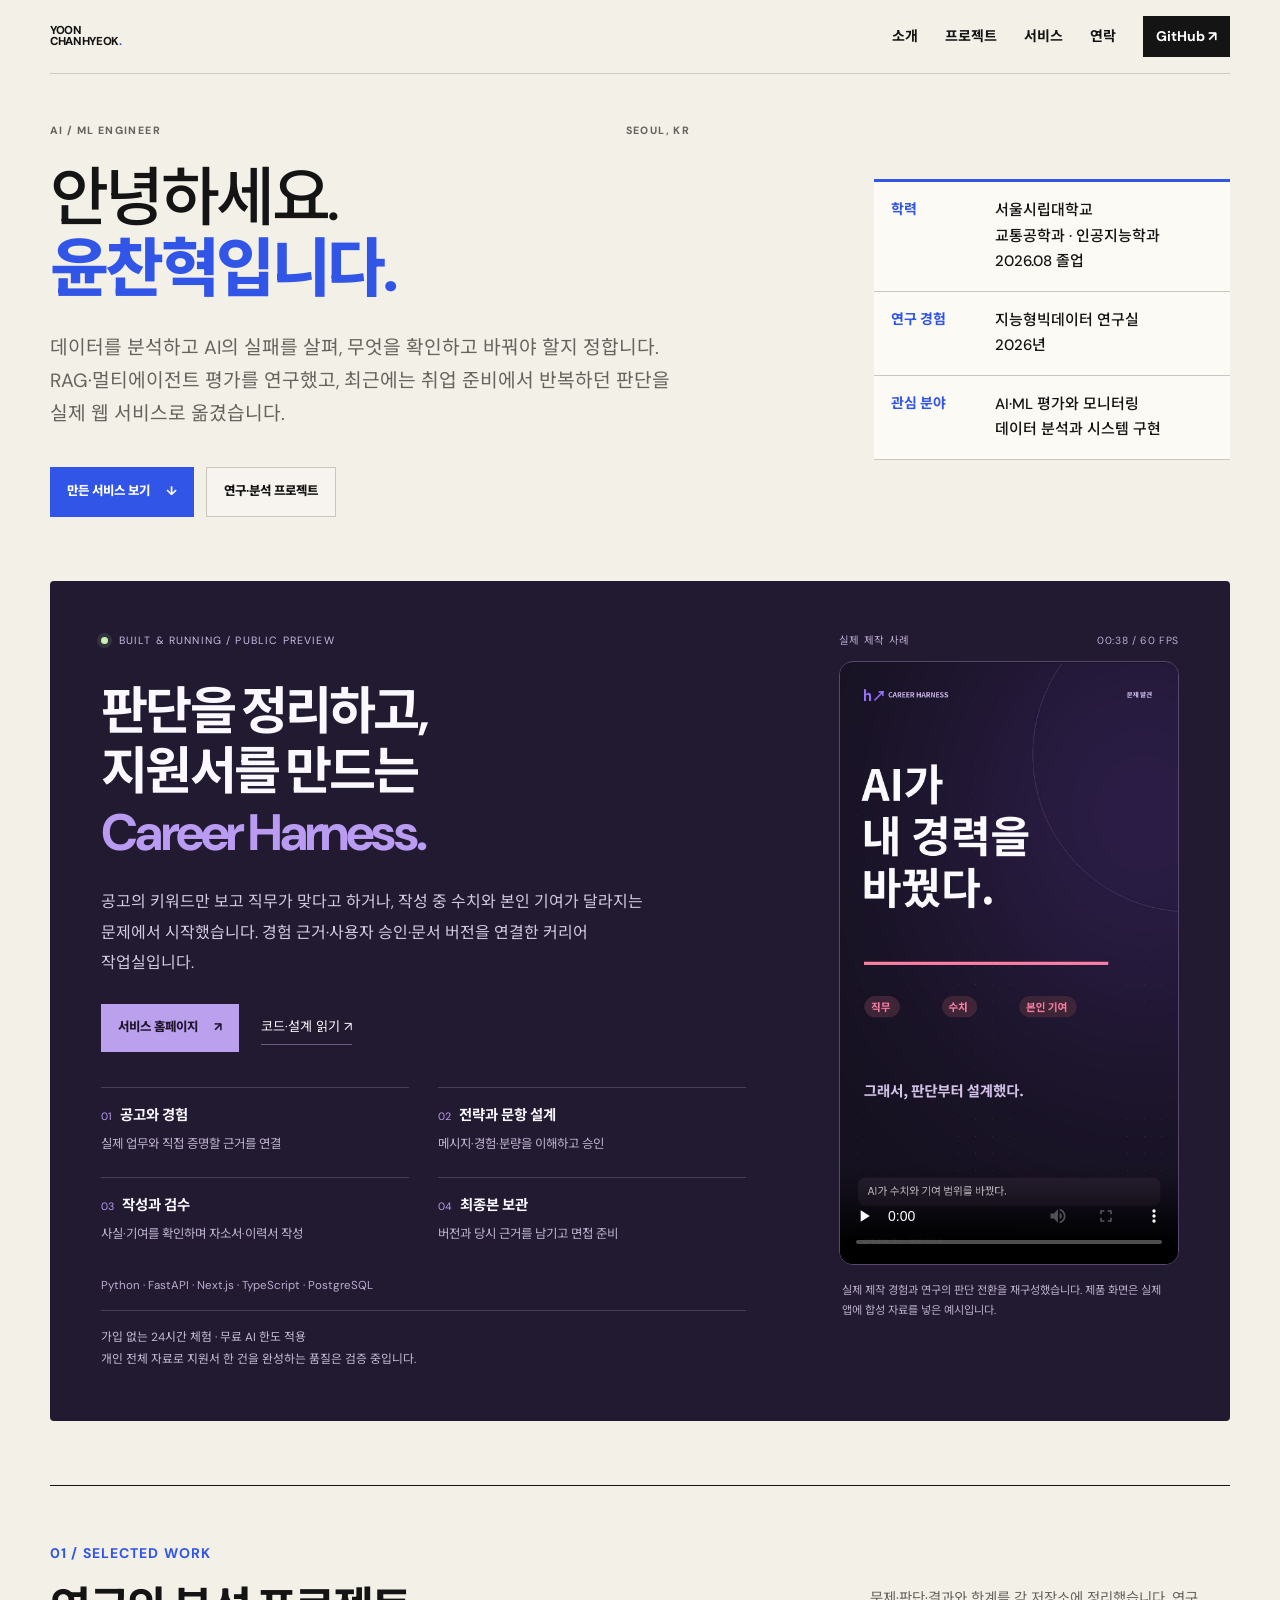
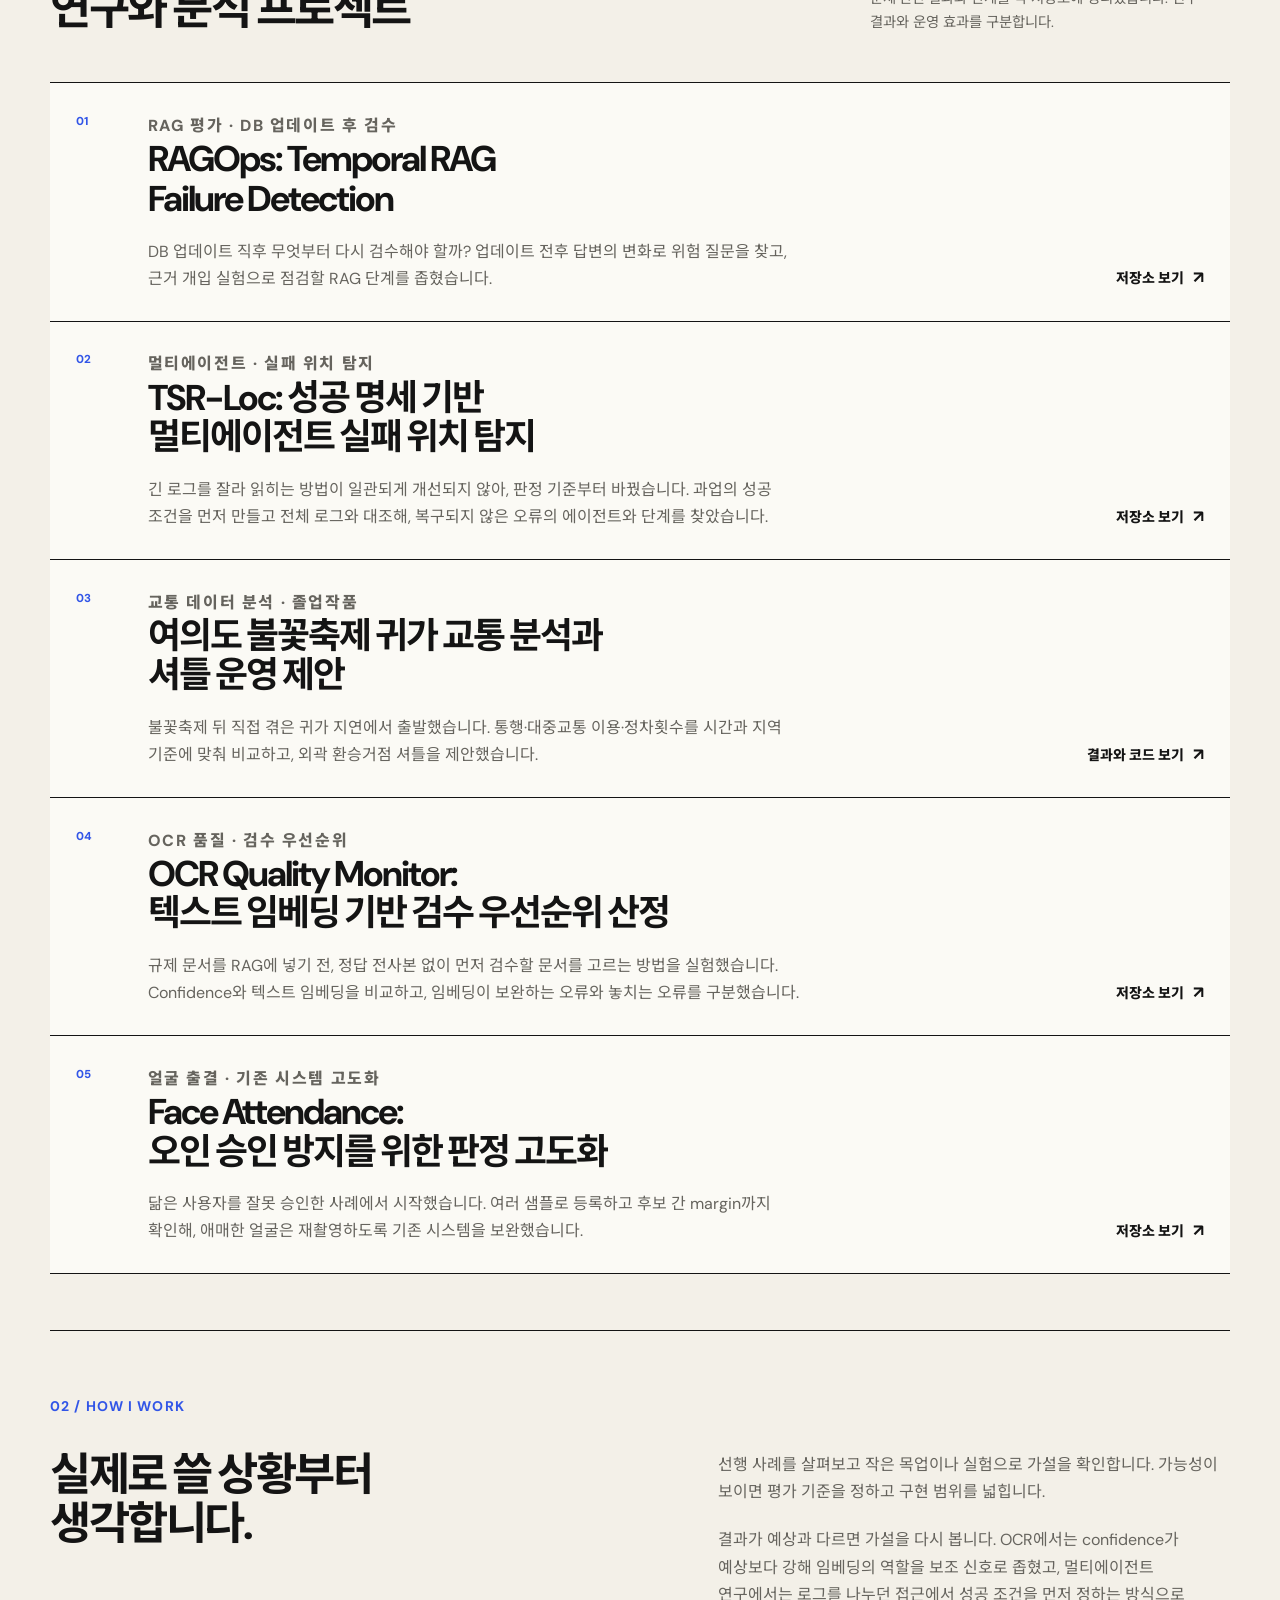
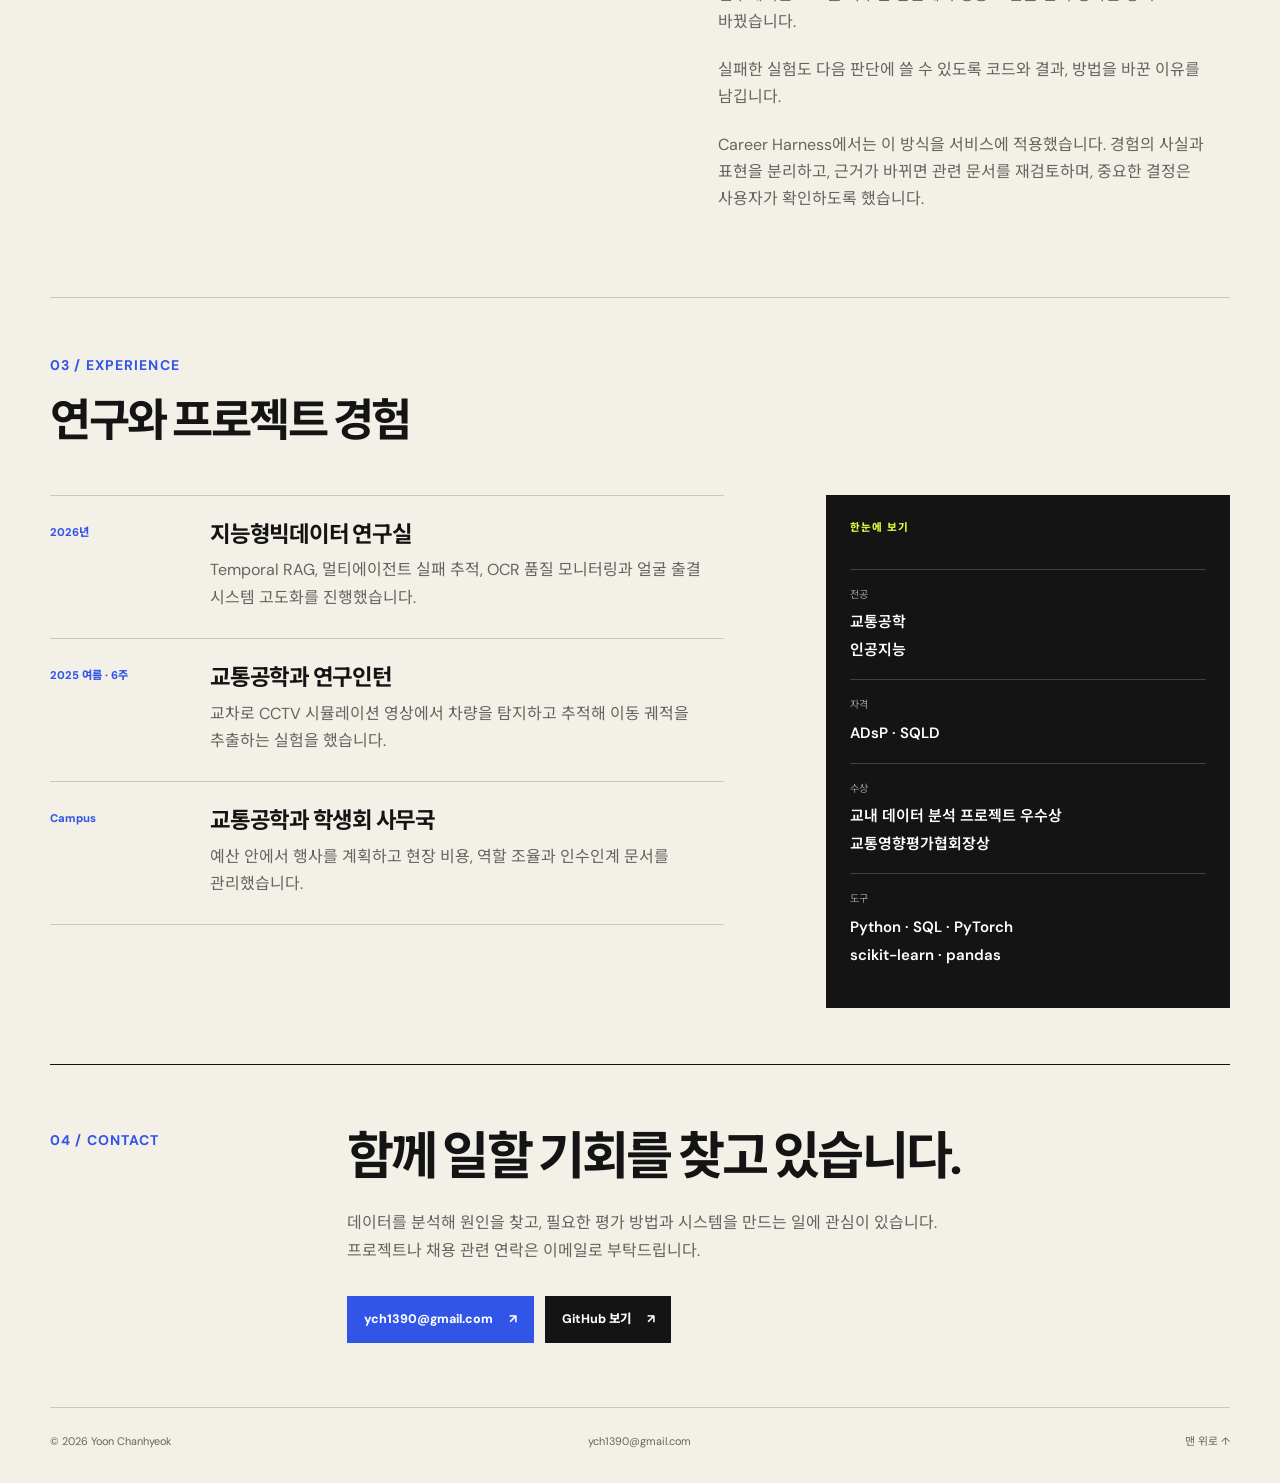
<file: index.html>
<!doctype html>
<html lang="ko">
<head>
  <meta charset="utf-8" />
  <meta name="viewport" content="width=device-width, initial-scale=1" />
  <meta name="description" content="AI 실패 평가와 데이터 분석에서 근거·승인 기반의 웹 서비스까지. 윤찬혁의 연구와 직접 만든 Career Harness를 살펴보세요." />
  <meta name="theme-color" content="#f3f0e8" />
  <meta property="og:title" content="윤찬혁 | AI/ML Engineer" />
  <meta property="og:description" content="Career Harness 공개 체험·실제 사례 영상과 RAG·멀티에이전트 평가, OCR·교통 분석 프로젝트." />
  <meta property="og:type" content="website" />
  <meta property="og:url" content="https://yoon-chan-hyeok.github.io/" />
  <meta property="og:image" content="https://yoon-chan-hyeok.github.io/og-v2.png" />
  <meta property="og:image:alt" content="윤찬혁 AI/ML Engineer 포트폴리오" />
  <meta property="og:locale" content="ko_KR" />
  <meta name="twitter:card" content="summary_large_image" />
  <title>윤찬혁 | AI/ML Engineer</title>
  <link rel="canonical" href="https://yoon-chan-hyeok.github.io/" />
  <link rel="icon" href="favicon.svg" type="image/svg+xml" />
  <link rel="preconnect" href="https://fonts.googleapis.com" />
  <link rel="preconnect" href="https://fonts.gstatic.com" crossorigin />
  <link href="https://fonts.googleapis.com/css2?family=DM+Sans:wght@400;500;600;700&family=Noto+Sans+KR:wght@400;500;600;700;800&display=swap" rel="stylesheet" />
  <link rel="stylesheet" href="styles.css?v=20261020-1" />
</head>
<body>
  <a class="skip-link" href="#main">본문으로 바로가기</a>

  <header class="site-header">
    <a class="brand" href="#top" aria-label="처음으로">YOON<br />CHANHYEOK<span>.</span></a>
    <nav aria-label="주요 메뉴">
      <a href="#about">소개</a>
      <a href="#work">프로젝트</a>
      <a href="#career-harness">서비스</a>
      <a href="#contact">연락</a>
      <a class="nav-github" href="https://github.com/yoon-chan-hyeok" target="_blank" rel="noreferrer">GitHub ↗</a>
    </nav>
  </header>

  <main id="main">
    <section class="hero" id="top">
      <div class="hero-main">
        <p class="kicker"><span>AI / ML ENGINEER</span><span>SEOUL, KR</span></p>
        <h1><span>안녕하세요.</span><strong>윤찬혁입니다.</strong></h1>
        <p class="hero-lead">데이터를 분석하고 AI의 실패를 살펴, 무엇을 확인하고 바꿔야 할지 정합니다. RAG·멀티에이전트 평가를 연구했고, 최근에는 취업 준비에서 반복하던 판단을 실제 웹 서비스로 옮겼습니다.</p>
        <div class="hero-actions">
          <a class="button button-primary" href="#career-harness">만든 서비스 보기 <span>↓</span></a>
          <a class="button button-quiet" href="#work">연구·분석 프로젝트</a>
        </div>
      </div>

      <aside class="identity-card" aria-label="윤찬혁 요약">
        <dl>
          <div>
            <dt>학력</dt>
            <dd>서울시립대학교<br />교통공학과 · 인공지능학과<br />2026.08 졸업</dd>
          </div>
          <div>
            <dt>연구 경험</dt>
            <dd>지능형빅데이터 연구실<br />2026년</dd>
          </div>
          <div>
            <dt>관심 분야</dt>
            <dd>AI·ML 평가와 모니터링<br />데이터 분석과 시스템 구현</dd>
          </div>
        </dl>
      </aside>
    </section>

    <section class="featured-service" id="career-harness" aria-labelledby="service-title">
      <div class="service-copy">
        <p class="service-eyebrow"><span class="live-dot" aria-hidden="true"></span> BUILT &amp; RUNNING / PUBLIC PREVIEW</p>
        <h2 id="service-title">판단을 정리하고,<br />지원서를 만드는<br /><em>Career Harness.</em></h2>
        <p class="service-intro">공고의 키워드만 보고 직무가 맞다고 하거나, 작성 중 수치와 본인 기여가 달라지는 문제에서 시작했습니다. 경험 근거·사용자 승인·문서 버전을 연결한 커리어 작업실입니다.</p>
        <div class="service-actions">
          <a class="button service-button" href="https://career-harness-web.vercel.app/" target="_blank" rel="noopener noreferrer">서비스 홈페이지 <span>↗</span></a>
          <a class="service-source" href="https://github.com/yoon-chan-hyeok/career-harness" target="_blank" rel="noopener noreferrer">코드·설계 읽기 ↗</a>
        </div>
        <ol class="service-flow" aria-label="지원서 준비 흐름">
          <li><span>01</span><strong>공고와 경험</strong><p>실제 업무와 직접 증명할 근거를 연결</p></li>
          <li><span>02</span><strong>전략과 문항 설계</strong><p>메시지·경험·분량을 이해하고 승인</p></li>
          <li><span>03</span><strong>작성과 검수</strong><p>사실·기여를 확인하며 자소서·이력서 작성</p></li>
          <li><span>04</span><strong>최종본 보관</strong><p>버전과 당시 근거를 남기고 면접 준비</p></li>
        </ol>
        <p class="service-stack">Python · FastAPI · Next.js · TypeScript · PostgreSQL</p>
        <p class="service-boundary">가입 없는 24시간 체험 · 무료 AI 한도 적용<br />개인 전체 자료로 지원서 한 건을 완성하는 품질은 검증 중입니다.</p>
      </div>
      <figure class="service-film">
        <div class="film-label"><span>실제 제작 사례</span><span>00:38 / 60 FPS</span></div>
        <video controls playsinline preload="none" poster="assets/career-harness-poster.jpg" aria-label="직무 해석 오판과 경험 범위 변경 문제를 어떻게 Career Harness로 바꿨는지 보여 주는 38초 소개 영상">
          <source src="assets/career-harness-film.mp4" type="video/mp4" />
          <track kind="captions" src="assets/career-harness-film.vtt" srclang="ko" label="한국어" default />
          <p><a href="assets/career-harness-film.mp4">38초 소개 영상 내려받기</a></p>
        </video>
        <figcaption>실제 제작 경험과 연구의 판단 전환을 재구성했습니다. 제품 화면은 실제 앱에 합성 자료를 넣은 예시입니다.</figcaption>
      </figure>
    </section>

    <section class="work" id="work" data-reveal>
      <div class="section-heading work-heading">
        <p class="section-index">01 / SELECTED WORK</p>
        <h2>연구와 분석 프로젝트</h2>
        <p>문제·판단·결과와 한계를 각 저장소에 정리했습니다. 연구 결과와 운영 효과를 구분합니다.</p>
      </div>

      <div class="project-list">
        <article class="project project-rag">
          <div class="project-number">01</div>
          <div class="project-body">
            <p class="project-type">RAG 평가 · DB 업데이트 후 검수</p>
            <h3>RAGOps: Temporal RAG<br />Failure Detection</h3>
            <p>DB 업데이트 직후 무엇부터 다시 검수해야 할까? 업데이트 전후 답변의 변화로 위험 질문을 찾고, 근거 개입 실험으로 점검할 RAG 단계를 좁혔습니다.</p>
          </div>
          <a class="project-link" href="https://github.com/yoon-chan-hyeok/temporal-rag-drift" target="_blank" rel="noreferrer" aria-label="RAGOps: Temporal RAG Failure Detection 저장소 보기">저장소 보기 <span>↗</span></a>
        </article>

        <article class="project project-mas">
          <div class="project-number">02</div>
          <div class="project-body">
            <p class="project-type">멀티에이전트 · 실패 위치 탐지</p>
            <h3>TSR-Loc: 성공 명세 기반<br />멀티에이전트 실패 위치 탐지</h3>
            <p>긴 로그를 잘라 읽히는 방법이 일관되게 개선되지 않아, 판정 기준부터 바꿨습니다. 과업의 성공 조건을 먼저 만들고 전체 로그와 대조해, 복구되지 않은 오류의 에이전트와 단계를 찾았습니다.</p>
          </div>
          <a class="project-link" href="https://github.com/yoon-chan-hyeok/multi-agent-failure-localization" target="_blank" rel="noreferrer" aria-label="TSR-Loc: 성공 명세 기반 멀티에이전트 실패 위치 탐지 저장소 보기">저장소 보기 <span>↗</span></a>
        </article>

        <article class="project project-traffic">
          <div class="project-number">03</div>
          <div class="project-body">
            <p class="project-type">교통 데이터 분석 · 졸업작품</p>
            <h3>여의도 불꽃축제 귀가 교통 분석과<br />셔틀 운영 제안</h3>
            <p>불꽃축제 뒤 직접 겪은 귀가 지연에서 출발했습니다. 통행·대중교통 이용·정차횟수를 시간과 지역 기준에 맞춰 비교하고, 외곽 환승거점 셔틀을 제안했습니다.</p>
          </div>
          <a class="project-link" href="https://github.com/yoon-chan-hyeok/yeouido-festival-mobility-analysis" target="_blank" rel="noreferrer" aria-label="여의도 불꽃축제 귀가 교통 분석과 셔틀 운영 제안 저장소 보기">결과와 코드 보기 <span>↗</span></a>
        </article>

        <article class="project project-ocr">
          <div class="project-number">04</div>
          <div class="project-body">
            <p class="project-type">OCR 품질 · 검수 우선순위</p>
            <h3>OCR Quality Monitor:<br />텍스트 임베딩 기반 검수 우선순위 산정</h3>
            <p>규제 문서를 RAG에 넣기 전, 정답 전사본 없이 먼저 검수할 문서를 고르는 방법을 실험했습니다. Confidence와 텍스트 임베딩을 비교하고, 임베딩이 보완하는 오류와 놓치는 오류를 구분했습니다.</p>
          </div>
          <a class="project-link" href="https://github.com/yoon-chan-hyeok/ocr-quality-monitoring" target="_blank" rel="noreferrer" aria-label="OCR Quality Monitor: 텍스트 임베딩 기반 검수 우선순위 산정 저장소 보기">저장소 보기 <span>↗</span></a>
        </article>

        <article class="project project-face">
          <div class="project-number">05</div>
          <div class="project-body">
            <p class="project-type">얼굴 출결 · 기존 시스템 고도화</p>
            <h3>Face Attendance:<br />오인 승인 방지를 위한 판정 고도화</h3>
            <p>닮은 사용자를 잘못 승인한 사례에서 시작했습니다. 여러 샘플로 등록하고 후보 간 margin까지 확인해, 애매한 얼굴은 재촬영하도록 기존 시스템을 보완했습니다.</p>
          </div>
          <a class="project-link" href="https://github.com/yoon-chan-hyeok/face-attendance-system" target="_blank" rel="noreferrer" aria-label="Face Attendance: 오인 승인 방지를 위한 판정 고도화 저장소 보기">저장소 보기 <span>↗</span></a>
        </article>
      </div>
    </section>

    <section class="statement" id="about">
      <p class="section-index">02 / HOW I WORK</p>
      <div class="statement-grid">
        <h2>실제로 쓸 상황부터<br />생각합니다.</h2>
        <div class="statement-copy">
          <p>선행 사례를 살펴보고 작은 목업이나 실험으로 가설을 확인합니다. 가능성이 보이면 평가 기준을 정하고 구현 범위를 넓힙니다.</p>
          <p>결과가 예상과 다르면 가설을 다시 봅니다. OCR에서는 confidence가 예상보다 강해 임베딩의 역할을 보조 신호로 좁혔고, 멀티에이전트 연구에서는 로그를 나누던 접근에서 성공 조건을 먼저 정하는 방식으로 바꿨습니다.</p>
          <p>실패한 실험도 다음 판단에 쓸 수 있도록 코드와 결과, 방법을 바꾼 이유를 남깁니다.</p>
          <p>Career Harness에서는 이 방식을 서비스에 적용했습니다. 경험의 사실과 표현을 분리하고, 근거가 바뀌면 관련 문서를 재검토하며, 중요한 결정은 사용자가 확인하도록 했습니다.</p>
        </div>
      </div>
    </section>

    <section class="experience" id="experience" data-reveal>
      <div class="section-heading">
        <p class="section-index">03 / EXPERIENCE</p>
        <h2>연구와 프로젝트 경험</h2>
      </div>
      <div class="experience-layout">
        <div class="timeline">
          <article>
            <time>2026년</time>
            <div>
              <h3>지능형빅데이터 연구실</h3>
              <p>Temporal RAG, 멀티에이전트 실패 추적, OCR 품질 모니터링과 얼굴 출결 시스템 고도화를 진행했습니다.</p>
            </div>
          </article>
          <article>
            <time>2025 여름 · 6주</time>
            <div>
              <h3>교통공학과 연구인턴</h3>
              <p>교차로 CCTV 시뮬레이션 영상에서 차량을 탐지하고 추적해 이동 궤적을 추출하는 실험을 했습니다.</p>
            </div>
          </article>
          <article>
            <time>Campus</time>
            <div>
              <h3>교통공학과 학생회 사무국</h3>
              <p>예산 안에서 행사를 계획하고 현장 비용, 역할 조율과 인수인계 문서를 관리했습니다.</p>
            </div>
          </article>
        </div>

        <aside class="credentials">
          <p class="credentials-label">한눈에 보기</p>
          <div><span>전공</span><strong>교통공학<br />인공지능</strong></div>
          <div><span>자격</span><strong>ADsP · SQLD</strong></div>
          <div><span>수상</span><strong>교내 데이터 분석 프로젝트 우수상<br />교통영향평가협회장상</strong></div>
          <div><span>도구</span><strong>Python · SQL · PyTorch<br />scikit-learn · pandas</strong></div>
        </aside>
      </div>
    </section>

    <section class="closing" id="contact" data-reveal>
      <p class="section-index">04 / CONTACT</p>
      <div>
        <h2>함께 일할 기회를 찾고 있습니다.</h2>
        <p>데이터를 분석해 원인을 찾고, 필요한 평가 방법과 시스템을 만드는 일에 관심이 있습니다. 프로젝트나 채용 관련 연락은 이메일로 부탁드립니다.</p>
        <div class="contact-actions">
          <a class="button button-primary" href="mailto:ych1390@gmail.com">ych1390@gmail.com <span>↗</span></a>
          <a class="button button-dark" href="https://github.com/yoon-chan-hyeok" target="_blank" rel="noreferrer">GitHub 보기 <span>↗</span></a>
        </div>
      </div>
    </section>
  </main>

  <footer>
    <span>© <span id="year"></span> Yoon Chanhyeok</span>
    <a href="mailto:ych1390@gmail.com">ych1390@gmail.com</a>
    <a href="#top">맨 위로 ↑</a>
  </footer>
  <script src="script.js?v=20260816-3"></script>
</body>
</html>
</file>
<file: styles.css>
:root {
  --paper: #f3f0e8;
  --paper-light: #fbfaf5;
  --ink: #141414;
  --muted: #66645e;
  --line: #cbc7bd;
  --blue: #3155e7;
  --blue-dark: #203bb3;
  --lime: #d9ff43;
  --coral: #ff6b52;
  --max: 1180px;
}

* { box-sizing: border-box; }
html { scroll-behavior: smooth; scroll-padding-top: 5rem; }
body {
  margin: 0;
  color: var(--ink);
  background: var(--paper);
  font-family: "DM Sans", "Noto Sans KR", sans-serif;
  line-height: 1.7;
  word-break: keep-all;
  overflow-wrap: anywhere;
}
a { color: inherit; text-decoration: none; }
a:focus-visible { outline: 3px solid rgba(49, 85, 231, .35); outline-offset: 4px; }
::selection { color: var(--ink); background: var(--lime); }
.skip-link { position: fixed; top: -5rem; left: 1rem; z-index: 100; padding: .65rem 1rem; color: white; background: var(--blue); }
.skip-link:focus { top: 1rem; }

.site-header {
  position: sticky;
  top: 0;
  z-index: 20;
  display: flex;
  width: min(calc(100% - 2rem), var(--max));
  align-items: center;
  justify-content: space-between;
  margin: 0 auto;
  padding: 1rem 0;
  border-bottom: 1px solid rgba(203, 199, 189, .92);
  background: rgba(243, 240, 232, .9);
  backdrop-filter: blur(14px);
}
.brand { font-size: .72rem; font-weight: 800; line-height: .9; letter-spacing: -.03em; }
.brand span { color: var(--blue); }
nav { display: flex; align-items: center; gap: 1.7rem; font-size: .875rem; font-weight: 700; }
nav a { transition: color .18s; }
nav a:hover { color: var(--blue); }
.nav-github { padding: .55rem .8rem; color: white; background: var(--ink); }

main, footer { width: min(calc(100% - 2rem), var(--max)); margin: 0 auto; }
.section-index { margin: 0; color: var(--blue); font-size: .875rem; font-weight: 700; letter-spacing: .08em; }
h1, h2, h3 { margin-top: 0; line-height: 1.1; letter-spacing: -.055em; }

.hero {
  display: grid;
  min-height: 0;
  grid-template-columns: minmax(0, 1.6fr) minmax(260px, .75fr);
  gap: clamp(2rem, 5vw, 6rem);
  align-items: center;
  padding: 3rem 0;
}
.kicker { display: flex; max-width: 640px; justify-content: space-between; margin: 0 0 1.5rem; color: var(--muted); font-size: .66rem; font-weight: 800; letter-spacing: .13em; }
.hero h1 { max-width: 850px; margin-bottom: 1.7rem; font-size: clamp(2.8rem, 5vw, 4.4rem); font-weight: 600; word-break: keep-all; }
.hero h1 span, .hero h1 strong { display: block; }
.hero h1 span { font-weight: 500; }
.hero h1 strong { position: relative; width: fit-content; color: var(--blue); font-weight: 800; }

.hero-lead { max-width: 650px; margin: 0; color: var(--muted); font-size: clamp(1rem, 1.65vw, 1.2rem); word-break: keep-all; }
.hero-actions { display: flex; flex-wrap: wrap; gap: .8rem; margin-top: 2.3rem; }
.button { display: inline-flex; align-items: center; gap: 1rem; padding: .83rem 1.05rem; font-size: .78rem; font-weight: 800; transition: transform .18s, background .18s; }
.button:hover { transform: translateY(-2px); }
.button-primary { color: white; background: var(--blue); }
.button-primary:hover { background: var(--blue-dark); }
.button-quiet { border: 1px solid var(--line); background: rgba(255, 255, 255, .28); }
.button-dark { color: white; background: var(--ink); }

.identity-card { align-self: center; border-top: 3px solid var(--blue); border-bottom: 1px solid var(--line); background: var(--paper-light); }
.identity-card dl { margin: 0; }
.identity-card dl > div { display: grid; grid-template-columns: 5.5rem 1fr; gap: 1rem; padding: 1rem 1.1rem; border-top: 1px solid var(--line); }
.identity-card dl > div:first-child { border-top: 0; }
.identity-card dt { color: var(--blue); font-size: .875rem; font-weight: 700; letter-spacing: 0; text-transform: uppercase; }
.identity-card dd { margin: 0; font-size: .9375rem; font-weight: 500; line-height: 1.7; }

.statement { padding: 4rem 0; border-top: 1px solid var(--ink); }
.statement-grid { display: grid; grid-template-columns: 1.05fr .95fr; gap: clamp(3rem, 8vw, 8rem); margin-top: 2rem; }
.statement h2 { margin: 0; font-size: clamp(2rem, 3.5vw, 3rem); font-weight: 700; word-break: keep-all; }
.statement-copy { max-width: 560px; color: var(--muted); font-size: 1rem; }
.statement-copy p { margin: 0 0 1.3rem; }
.statement-note { padding: 1.1rem 1.25rem; color: var(--ink); border-left: 4px solid var(--lime); background: var(--paper-light); font-weight: 600; }

.section-heading { display: grid; grid-template-columns: 1fr 1fr; align-items: end; margin-bottom: 3rem; }
.section-heading .section-index { grid-column: 1 / -1; margin-bottom: 1.2rem; }
.section-heading h2 { margin: 0; font-size: clamp(2rem, 3.5vw, 3rem); }
.section-heading > p:last-child { max-width: 360px; justify-self: end; margin: 0; color: var(--muted); font-size: .9rem; }
.work { padding: 3.5rem 0; border-top: 1px solid var(--ink); }
.work-heading h2 { max-width: 740px; }
.project-list { border-top: 1px solid var(--ink); }
.project-group-label { margin: 0; padding: .8rem 1.6rem; color: white; background: var(--ink); font-size: .66rem; font-weight: 800; letter-spacing: .12em; }
.project-group-secondary { color: var(--ink); border: 1px solid var(--ink); border-top: 0; background: var(--lime); }
.project { position: relative; display: grid; grid-template-columns: 2.5rem minmax(0, 1fr) 10rem; gap: 2rem; min-height: 0; padding: 1.8rem 1.6rem; border-bottom: 1px solid var(--ink); overflow: hidden; background: var(--paper-light); transition: color .22s, background .22s; }

.project:hover { color: white; background: var(--blue); }
.project:hover::after { border-color: rgba(255,255,255,.35); transform: scale(1.25); }
.project:hover .project-type, .project:hover .project-body > p, .project:hover .project-number { color: rgba(255,255,255,.76); }
.project:hover .project-proof li { color: var(--ink); background: var(--lime); }
.project-number { color: var(--blue); font-size: .72rem; font-weight: 800; }
.project-body { position: relative; z-index: 1; max-width: 700px; }
.project-type { margin: 0 0 .8rem; color: var(--muted); font-size: .875rem; font-weight: 800; letter-spacing: .1em; }
.project h3 { margin-bottom: 1.2rem; font-size: clamp(1.75rem, 2.8vw, 2.5rem); }
.project-body > p { max-width: 660px; margin: 0; color: var(--muted); font-size: 1rem; }
.project-proof { display: flex; flex-wrap: wrap; gap: .45rem; margin: 1.5rem 0 0; padding: 0; list-style: none; }
.project-proof li { padding: .35rem .55rem; color: var(--blue-dark); background: #e4e8ff; font-size: .875rem; font-weight: 700; }
.project-link { position: relative; z-index: 1; align-self: end; justify-self: end; font-size: .875rem; font-weight: 800; }
.project-link span { display: inline-block; margin-left: .4rem; font-size: 1.05rem; transition: transform .18s; }
.project-link:hover span { transform: translate(3px, -3px); }

.experience { padding: 3.5rem 0; border-top: 1px solid var(--line); }
.experience-layout { display: grid; grid-template-columns: 1.25fr .75fr; gap: clamp(3rem, 8vw, 8rem); }
.timeline article { display: grid; grid-template-columns: 8.5rem 1fr; gap: 1.5rem; padding: 1.7rem 0; border-top: 1px solid var(--line); }
.timeline article:last-child { border-bottom: 1px solid var(--line); }
.timeline time { color: var(--blue); font-size: .7rem; font-weight: 800; }
.timeline h3 { margin-bottom: .55rem; font-size: 1.4rem; }
.timeline p { margin: 0; color: var(--muted); font-size: 1rem; }
.credentials { align-self: start; padding: 1.5rem; color: white; background: var(--ink); }
.credentials-label { margin: 0 0 2rem; color: var(--lime); font-size: .66rem; font-weight: 800; letter-spacing: .12em; }
.credentials > div { padding: 1rem 0; border-top: 1px solid #3f3f3f; }
.credentials span { display: block; margin-bottom: .35rem; color: #9f9f9f; font-size: .63rem; text-transform: uppercase; }
.credentials strong { font-size: .9375rem; font-weight: 600; }

.closing { display: grid; grid-template-columns: .3fr 1fr; gap: 2rem; padding: 4rem 0; border-top: 1px solid var(--ink); }
.closing h2 { max-width: 900px; margin-bottom: 1.5rem; font-size: clamp(2rem, 4vw, 3.4rem); }
.closing > div > p { max-width: 620px; margin: 0 0 2rem; color: var(--muted); }
.contact-actions { display: flex; flex-wrap: wrap; gap: .7rem; }

footer { display: grid; grid-template-columns: 1fr 1fr 1fr; padding: 1.5rem 0 2rem; border-top: 1px solid var(--line); color: var(--muted); font-size: .68rem; }
footer span:nth-child(2) { justify-self: center; }
footer a { justify-self: end; }
footer > a:first-of-type { justify-self: center; }
footer a:hover { color: var(--blue); }


@media (max-width: 900px) {
  .hero { min-height: auto; grid-template-columns: 1fr; padding-top: 4.5rem; }
  .identity-card { min-height: auto; }
  .identity-visual { min-height: 280px; }
  .statement-grid, .experience-layout { grid-template-columns: 1fr; }
  .method-list { grid-template-columns: repeat(2, 1fr); }
  .method-list li:nth-child(2) { border-right: 0; }
  .method-list li:nth-child(-n+2) { border-bottom: 1px solid var(--line); }
  .project { grid-template-columns: 3.5rem minmax(0, 1fr); }
  .project-link { grid-column: 2; justify-self: start; }
  .closing { grid-template-columns: 1fr; }
}

@media (max-width: 640px) {
  nav { gap: .65rem; font-size: .68rem; }
  nav a[href="#about"] { display: none; }
  .nav-github { padding: .48rem .62rem; }
  .hero { gap: 3rem; padding: 2.2rem 0; }
  .kicker { margin-bottom: 1.5rem; }
  .hero h1 { font-size: clamp(2.4rem, 10vw, 3.2rem); }
  .hero h1 strong::after { right: 0; }
  .hero-lead { font-size: .97rem; }
  .identity-card dl > div { grid-template-columns: 4.8rem 1fr; }
  .statement, .method, .work, .experience, .closing { padding: 3rem 0; }
  .statement-grid { gap: 2rem; margin-top: 2rem; }
  .section-heading { grid-template-columns: 1fr; gap: 1rem; }
  .section-heading .section-index { margin-bottom: .4rem; }
  .section-heading > p:last-child { justify-self: start; }
  .method-list { grid-template-columns: 1fr; }
  .method-list li, .method-list li:nth-child(2) { min-height: auto; border-right: 0; border-bottom: 1px solid var(--line); }
  .method-list h3 { margin-top: 2.2rem; }
  .project { grid-template-columns: 1fr; gap: 1rem; min-height: auto; padding: 1.6rem 1.1rem 2rem; }
  .project-number { margin-bottom: .8rem; }
  .project-link { grid-column: 1; margin-top: 1rem; }
  .project::after { right: -100px; }
  .timeline article { grid-template-columns: 1fr; gap: .7rem; }
  footer { grid-template-columns: 1fr auto; }
  footer > a:first-of-type { grid-column: 1 / -1; grid-row: 2; justify-self: start; margin-top: .45rem; }
}

.featured-service { display: grid; grid-template-columns: minmax(0, 1.4fr) minmax(280px, .8fr); gap: clamp(2rem, 5vw, 5rem); padding: clamp(2rem, 4vw, 3.5rem); margin: 1rem 0 4rem; background: #211a30; color: #fbf9ff; border-radius: 4px; scroll-margin-top: 6rem; }
.service-eyebrow { display: flex; align-items: center; gap: .65rem; margin: 0 0 2rem; font-size: .66rem; letter-spacing: .11em; color: #ccbae9; }
.live-dot { flex: 0 0 7px; height: 7px; background: #c9efb2; border-radius: 50%; box-shadow: 0 0 0 4px #c9efb21c; }
.featured-service h2 { margin: 0 0 1.5rem; font-size: clamp(2.1rem, 4vw, 3.5rem); line-height: 1.18; }
.featured-service h2 em { color: #b99bf2; font-style: normal; }
.service-intro { max-width: 580px; color: #d2c9df; font-size: 1rem; line-height: 1.9; }
.service-actions { display: flex; align-items: center; gap: 1.4rem; flex-wrap: wrap; margin: 1.6rem 0 2.2rem; }
.service-button { background: #bba0ed; color: #20162e; }
.service-button:hover { background: #d1bdf5; }
.service-source { font-size: .82rem; border-bottom: 1px solid #6b597e; padding: .35rem 0; }
.service-source:hover { color: #d8bfff; }
.service-flow { list-style: none; margin: 0; padding: 0; display: grid; grid-template-columns: 1fr 1fr; gap: 1.3rem 1.8rem; }
.service-flow li { border-top: 1px solid #4a3e59; padding-top: .85rem; }
.service-flow span { display: inline-block; margin-right: .5rem; font-size: .67rem; color: #b99bf2; }
.service-flow strong { font-size: .9rem; }
.service-flow p { margin: .35rem 0 0; font-size: .78rem; line-height: 1.75; color: #bfb2d0; }
.service-stack { margin: 1.9rem 0 .9rem; font-size: .72rem; color: #bcacd2; }
.service-boundary { margin: 0; padding-top: 1rem; border-top: 1px solid #4a3e59; font-size: .74rem; color: #c6bad7; line-height: 1.8; }
.service-film { min-width: 0; width: 100%; max-width: 340px; justify-self: end; margin: 0; }
.film-label { display: flex; justify-content: space-between; gap: .8rem; font-size: .65rem; letter-spacing: .06em; color: #beacd5; margin-bottom: .7rem; }
.service-film video { display: block; width: 100%; aspect-ratio: 9 / 16; border: 1px solid #594770; border-radius: 14px; background: #171320; }
.service-film figcaption { font-size: .7rem; line-height: 1.8; color: #bcafcd; margin: .9rem .2rem 0; }
.featured-service a:focus-visible { outline-color: #d9ff43; }
@media (max-width: 900px) { .featured-service { grid-template-columns: minmax(0, 1fr) minmax(230px, .7fr); gap: 1.5rem; } .service-flow { grid-template-columns: 1fr; gap: .6rem; } .featured-service h2 { font-size: 2.3rem; } }
@media (max-width: 640px) { .featured-service { grid-template-columns: 1fr; padding: 1.5rem 1.1rem; margin-bottom: 2rem; gap: 2rem; } .service-film { justify-self: center; max-width: 300px; } .service-flow { grid-template-columns: 1fr 1fr; gap: 1rem; } .service-eyebrow { font-size: .55rem; letter-spacing: .04em; } .service-actions { gap: 1rem; } .service-intro { font-size: .95rem; } }
@media (prefers-reduced-motion: reduce) {
  html { scroll-behavior: auto; }
  *, *::before, *::after { transition: none !important; }
  }
</file>
